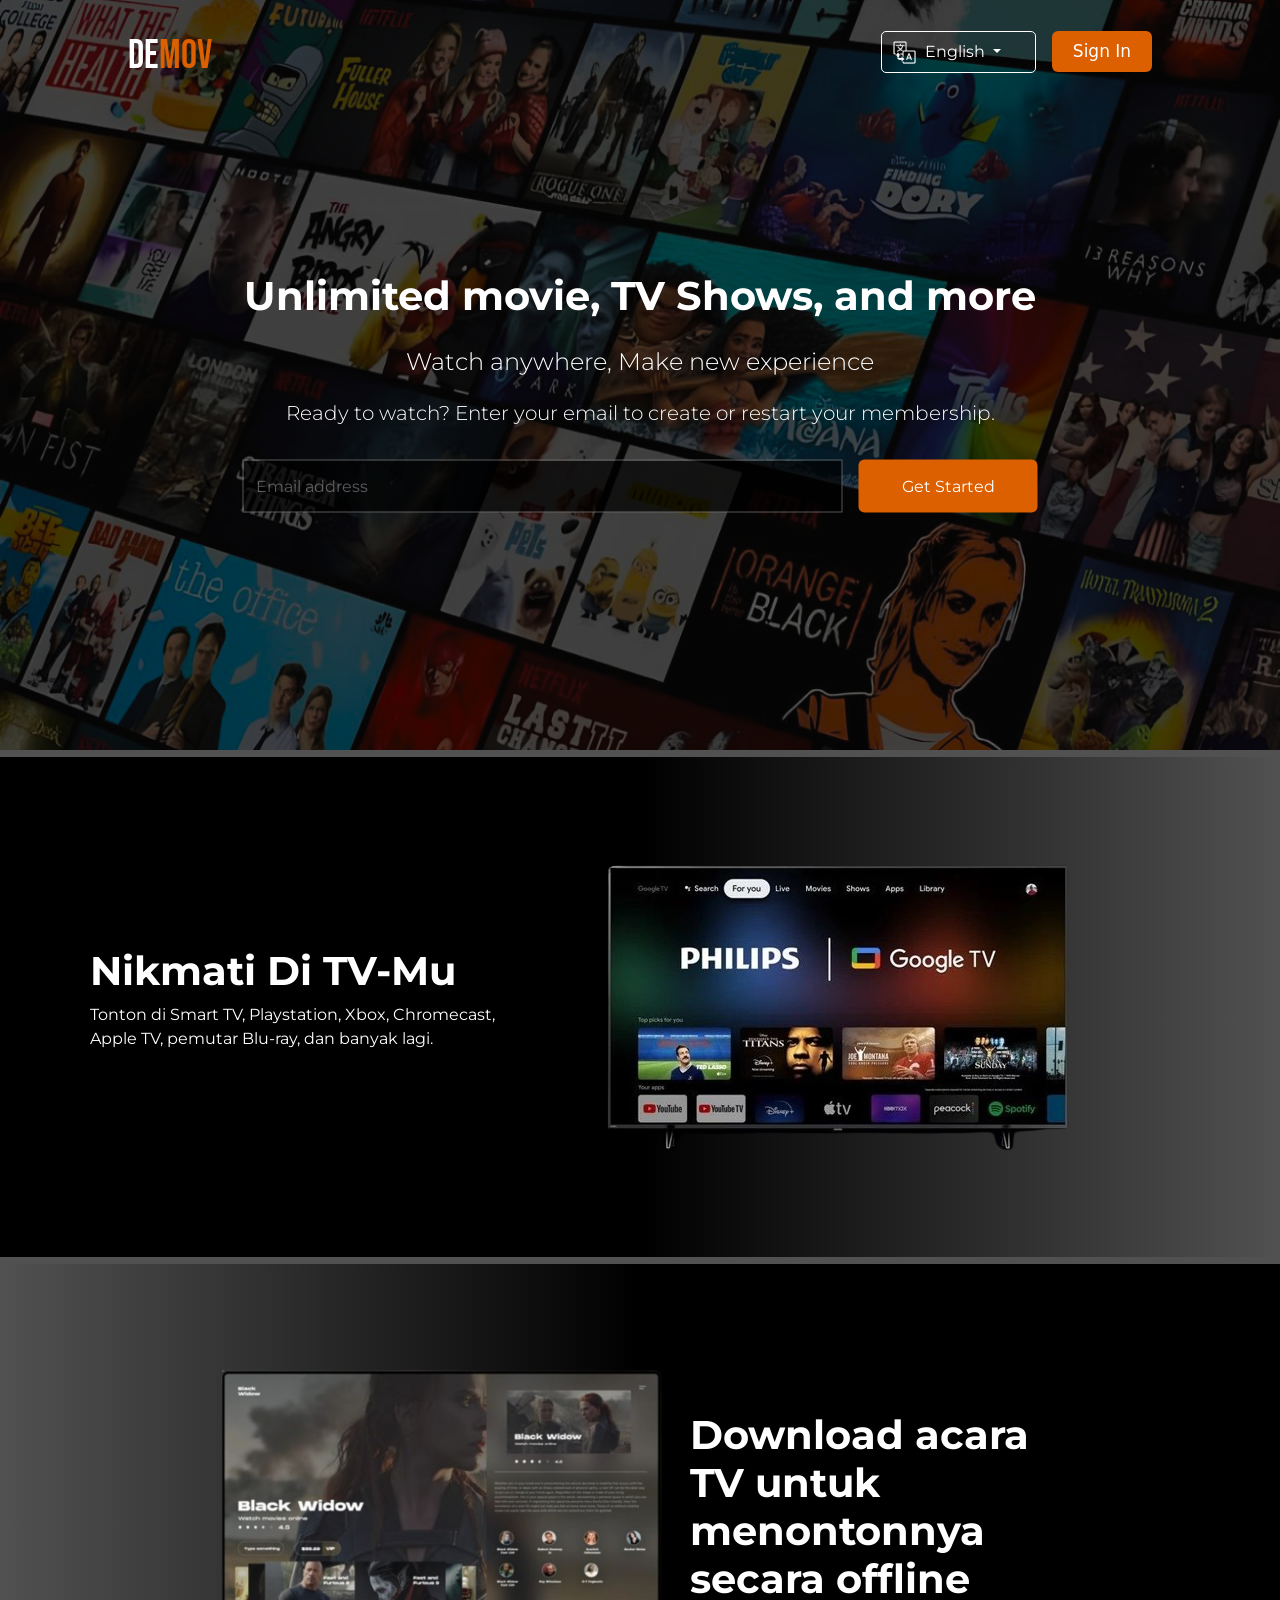
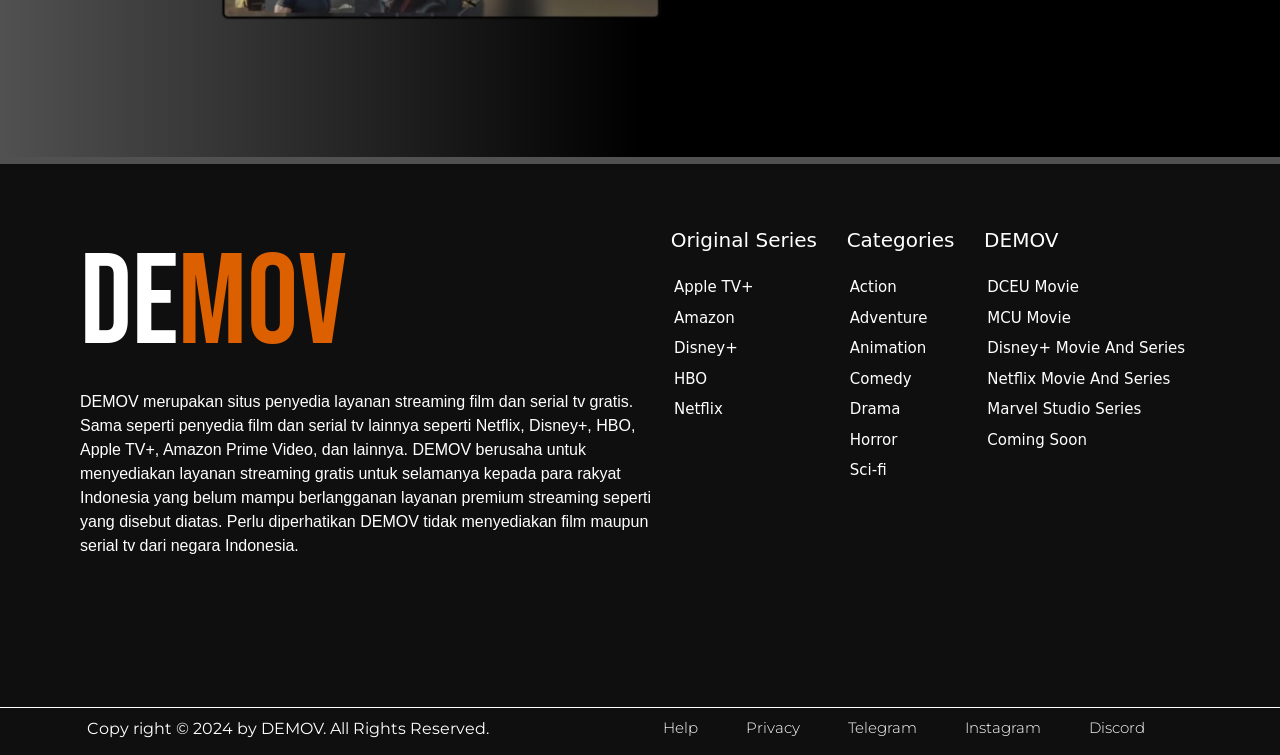
<file: Home-page/index.html>
<!DOCTYPE html>
<html lang="en">
<head>
    <meta charset="UTF-8">
    <meta name="viewport" content="width=device-width, initial-scale=1.0">
    <link rel="stylesheet" href="../Assets/css/bootstrap.min.css" />
    <link rel="stylesheet" href="../css/index.css">
    <link rel="stylesheet" href="https://cdnjs.cloudflare.com/ajax/libs/font-awesome/6.0.0-beta3/css/all.min.css">
    <link href="https://cdn.jsdelivr.net/npm/bootstrap@5.3.3/dist/css/bootstrap.min.css" rel="stylesheet" integrity="sha384-QWTKZyjpPEjISv5WaRU9OFeRpok6YctnYmDr5pNlyT2bRjXh0JMhjY6hW+ALEwIH" crossorigin="anonymous">
    <link rel="shortcut icon" href="../Image/Group 8.png" type="image/x-icon">
    <title>DEMOV</title>
</head>
<body>
    <nav class="wrapper">
            <div class="title">
                <h3 class="title-item">de<span>mov</span></h3>
            </div>
            <div class="lang">
                <ul class="navbar-nav">
                    <li class="nav-item dropdown">
                        <img class="icon" src="../Image/Google Translate (1).png" width="25px" height="25px" alt="">
                        <a class="nav-link dropdown-toggle" href="#" role="button" data-bs-toggle="dropdown" aria-expanded="false">
                        English
                        </a>
                        <ul class="dropdown-menu">
                            <li><a class="dropdown-item" href="#">English</a></li>
                            <li><a class="dropdown-item" href="#">Indonesia</a></li>
                        </ul>
                    </li>
                </ul>
                <div class="sign-in">
                    <button class="btn btn-outline-secondary">sign in</button>
                </div>
            </div>
    </nav>
    <div class="container-fluid " style="padding : 0;">
        <div class="Title">
            <h1>Unlimited movie, TV Shows, and more</h1>
        </div>
        <div class="img">
            <img class="gambar" src="../Image/Si te vas de Netflix, no olvides descargar Mi actividad y Mi lista 1.png" alt="" style="width:100%;">
        </div>
        <div class="figure-caption">
            <h4>Watch anywhere, Make new experience</h4>
            <h5>Ready to watch? Enter your email to create or restart your membership.</h5>
        </div>
    </div>
    
    <div class="mb-3">
        <input
            type="email"
            class="form-control"
            name=""
            id=""
            aria-describedby="emailHelpId"
            placeholder="Email address"
        />
        <div class="button">
            <button class="btn btn-outline-danger">get started</button>
        </div>
    </div>
    <div class="img-fluid">
        <div class="title">
            <h1 class="judul">Nikmati Di TV-Mu</h1>
            <div class="box">
                <p class="caption">Tonton di Smart TV, Playstation, Xbox, Chromecast, Apple TV, pemutar Blu-ray, dan banyak lagi.</p>
            </div>
        </div>
        <div class="foto">
            <img src="../Image/download-removebg-preview.png" alt="">
        </div>
    </div>
    <div class="pembungkus">
        <div class="img-fluid flex-row-reverse">
            <div class="title">
                <h1 class="judul">Download acara TV untuk menontonnya secara offline</h1>
            </div>
            <div class="gambar">
                <img src="../Image/image 1.png" alt="" width="498px" height="346">
            </div>
        </div>
    </div>
    <footer class="footer">
        <div class="footer-wrapper ">
            <h1 class="judul">de<span>mov</span></h1>
            <div class="desk">
                <p>
                    DEMOV merupakan situs penyedia layanan streaming film dan serial tv gratis. Sama seperti penyedia film dan serial tv lainnya seperti Netflix, Disney+, 
                    HBO, Apple TV+, Amazon Prime Video, dan lainnya. DEMOV berusaha untuk menyediakan layanan streaming gratis untuk selamanya kepada para rakyat Indonesia yang belum mampu berlangganan layanan premium streaming seperti yang disebut diatas.
                     Perlu diperhatikan DEMOV tidak menyediakan 
                    film maupun serial tv dari negara Indonesia.
                </p>
            </div>
        </div>

        <div class="container-link">
            <div class="Series">
                <h3>Original Series</h3>
                <ul class="footer-link">
                    <li><a class="link" href="">Apple TV+</a></li>
                    <li><a href="">Amazon</a></li>
                    <li><a href="">Disney+</a></li>
                    <li><a href="">HBO</a></li>
                    <li><a href="">Netflix</a></li>
                </ul>
            </div>
            <div class="Categories">
                <h3>Categories</h3>
                <ul class="footer-link">
                    <li><a href="">Action</a></li>
                    <li><a href="">Adventure</a></li>
                    <li><a href="">Animation</a></li>
                    <li><a href="">Comedy</a></li>
                    <li><a href="">Drama</a></li>
                    <li><a href="">Horror</a></li>
                    <li><a href="">Sci-fi</a></li>
                </ul>
            </div>
            <div class="DEMOV">
                <h3>DEMOV</h3>
                <ul class="footer-link">
                    <li><a href="">DCEU Movie</a></li>
                    <li><a href="">MCU Movie</a></li>
                    <li><a href="">Disney+ Movie And Series</a></li>
                    <li><a href="">Netflix Movie And Series</a></li>
                    <li><a href="">Marvel Studio Series</a></li>
                    <li><a href="">Coming Soon</a></li>
                </ul>
            </div>

        </div>
    </footer>
    <footer class="footer-bottom" style="padding: 0 ; margin: 0;">
        <div class="judul">
            <p class="title">
                Copy right &copy; 2024 by DEMOV. All Rights Reserved.
            </p>
        </div>
        <div class="social-link">
            <div class="social-item">
                <a href="#">help</a>
            </div>
            <div class="social-item">
                <a href="#">privacy</a>
            </div>
            <div class="social-item">
                <a href="#">telegram</a>
            </div>
            <div class="social-item">
                <a href="#">instagram</a>
            </div>
            <div class="social-item">
                <a href="#">discord</a>
            </div>
        </div>
    </footer>


    <script src="https://cdn.jsdelivr.net/npm/bootstrap@5.3.3/dist/js/bootstrap.bundle.min.js" integrity="sha384-YvpcrYf0tY3lHB60NNkmXc5s9fDVZLESaAA55NDzOxhy9GkcIdslK1eN7N6jIeHz" crossorigin="anonymous"></script>
</body>
</html>
</file>
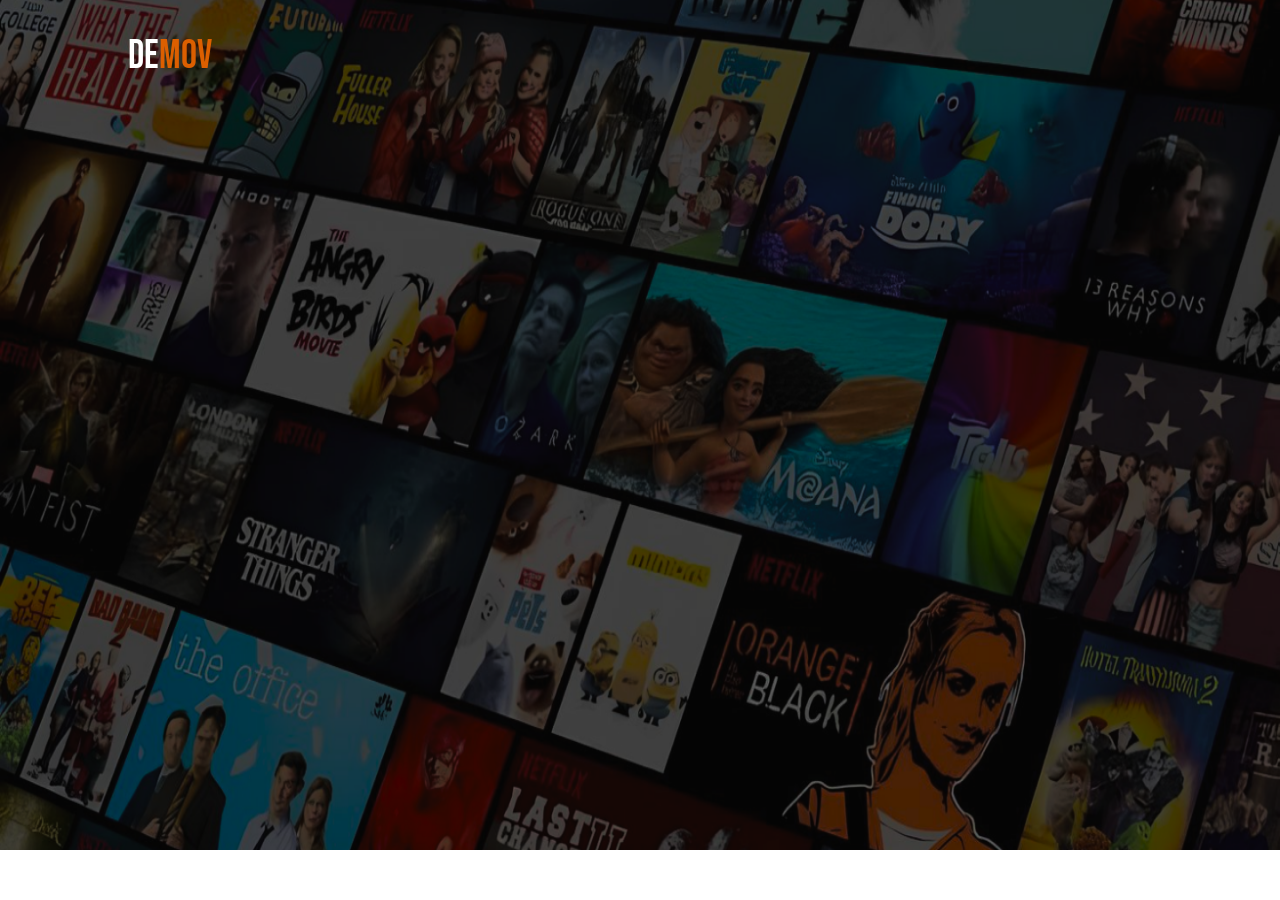
<file: Login-page/log-in.html>
<!DOCTYPE html>
<html lang="en">
<head>
    <meta charset="UTF-8">
    <meta name="viewport" content="width=device-width, initial-scale=1.0">
    <link rel="stylesheet" href="../Assets/css/bootstrap-reboot.min.css" />
    <link rel="stylesheet" href="log-in.css">
    <link rel="stylesheet" href="https://cdnjs.cloudflare.com/ajax/libs/font-awesome/6.0.0-beta3/css/all.min.css">
    <link href="https://cdn.jsdelivr.net/npm/bootstrap@5.3.3/dist/css/bootstrap.min.css" rel="stylesheet" integrity="sha384-QWTKZyjpPEjISv5WaRU9OFeRpok6YctnYmDr5pNlyT2bRjXh0JMhjY6hW+ALEwIH" crossorigin="anonymous">
    <link rel="shortcut icon" href="../Image/Group 8.png" type="image/x-icon">
    <title>DEMOV</title>
</head>
<body>
    <nav class="nav navbar-brand">
        <div class="title">
            <h3 class="title-item">de<span>mov</span></h3>
        </div>
</nav>
<div class="container-fluid " style="padding : 0;">
    <div class="img">
        <img class="gambar" src="../Image/Si te vas de Netflix, no olvides descargar Mi actividad y Mi lista 1.png" alt="" style="width:100%;">
    </div>
</div>
<div class="form bg-dark">

</div>




    <script src="https://cdn.jsdelivr.net/npm/bootstrap@5.3.3/dist/js/bootstrap.bundle.min.js" integrity="sha384-YvpcrYf0tY3lHB60NNkmXc5s9fDVZLESaAA55NDzOxhy9GkcIdslK1eN7N6jIeHz" crossorigin="anonymous"></script>
</body>
</html>
</file>
<file: css/index.css>
body{
    padding: 0;
    margin: 0;
}


.wrapper {
    margin-top: 1rem;
    justify-content: center;
    align-items: center;
    /* border: 1px solid cyan; */
    width: 100%;
    position: absolute;
    display: flex;
    justify-content: space-between;
    /* margin: auto; */
    padding-left: 8rem;
    padding-right: 8rem;
}
.title .title-item{
    font-family: "BebasNeue", sans-serif;
    /* position: absolute; */
    font-size: 40px;
    padding-top: 1rem;
}
/* color title */
.title-item{
    color: white;
}
.title-item span{
    color: #DC5F00;
}
.lang {
    /* margin-left: 80rem; */
    display: flex;
}
.lang .nav-item {
    color: white;
    border: 1px solid white;
    border-radius: 5px;
}
.sign-in .btn {
    height: 41px;
    width: 100px;
    border: none;
    font-size: 17px;
    text-transform: capitalize;
    font-weight: 500;
    color: white;
    background-color: #DC5F00;
}
.container-fluid .img .gambar{
    height: 750px;
    width: 100%;
}
.icon{
    margin-left: 10px;
}
.navbar-nav .navbar-item .icon{
    font-size: 20px;
}
.navbar-nav .nav-item .nav-link{
    margin-left: 0.5rem;
}
.navbar-nav {
    width: 155px;
    font-family: "MontserratN";
    /* font-size: 15px; */
    margin-right: 1rem;
}
.navbar-nav .nav-item {
    display: flex;
    align-items: center;
}
.navbar-nav .nav-item .dropdown-menu{
    border: 1px solid white;
    background-color: transparent;
}
.navbar-nav .nav-item .dropdown-menu .dropdown-item{
    color: white;
}
/* 
.container-fluid .Title h1{
    font-weight: 600;
    font-family: "MontserratN";
    color: rgb(255, 255, 255);
    margin: auto;
}
.container-fluid .Title{
    border: 1px solid cyan;
    justify-content: center;
    position: absolute;
    align-items: center;
    
}

.img{
    z-index: 0;
    width: 100%;
} */

.container-fluid {
    position: relative;
    width: 100%;
    margin: 0 auto; /* Center the container */
    z-index: -1;
}

.img {
    position: relative;
}

.gambar {
    width: 100%;
    height: auto;
    display: block;
}

.Title {
    font-family: "MontserratN", sans-serif;
    z-index: 1;
    position: absolute;
    top: 40%;
    left: 50%;
    transform: translate(-50%, -50%);
    color: white;
    font-size: 24px; 
    text-align: center;
    padding: 10px;
    width: 80%; 
}
.Title h1{
    font-weight: 700;
}
.figure-caption{
    font-family: "MontserratN",sans-serif;
    z-index: 2;
    position: absolute;
    top: 52%;
    left: 50%;
    transform: translate(-50%, -50%);
    font-size: 24px; 
    text-align: center;
    padding: 10px;
    width: 80%; 
}
.figure-caption h4{
    color: white;
    font-weight: 300;
    margin-bottom: 1em;
}
.figure-caption h5{
    color: white;
    font-weight: 300;
}
.mb-3{
    display: flex;
    font-family: "MontserratN",sans-serif;
    z-index: 2;
    position: absolute;
    top: 54%;
    left: 50%;
    transform: translate(-50%, -50%);
    font-size: 24px; 
    text-align: center;
    padding: 10px;
    border-radius: 5px; 



    /* border: 1px solid rgba(4, 255, 234, 0.473); */
}
.mb-3 .form-control {
    background-color: #000000;
    opacity: 70%;
    border-radius: 0%;
    border: 1px solid #787878;
    padding: 0.8rem;
    width: 600px;
    margin-right: 1rem;
}
.mb-3 .form-control::placeholder{
    color: #787878;
}
.mb-3 .form-control:focus{
    background-color: #000000;
    color: white;
}
.mb-3 .form-control:not(:focus){
    background-color: hsl(0, 0%, 0%);
    color: white;
}
.mb-3{
    /* border: 1px solid white; */
    justify-content: space-between;
}
.mb-3 .button .btn {
    border: none;
    width: 179px;
    height: 53px;
    background-color: #DC5F00;
    color: white;
    text-transform: capitalize;
}
.img-fluid {
    position: relative;
    border-top: 7px solid #515151;
    display: flex;
    height: 632px;
    background-image: linear-gradient(to right, #000 50%, #515151);
}
.img-fluid .title {
    color: white;
    margin: auto;
    font-family: "MontserratN", sans-serif;
}
.title .judul {
    font-weight: 700;
}
.title .box .caption {
    font-weight: 400;
}
.title .box {
    width: 25.5rem;
}
.img-fluid .foto {
    margin-right: 15%;
}
.pembungkus .img-fluid {
    position: relative;
    border-top: 7px solid #515151;
    display: flex;
    height: 632px;
    background-image: linear-gradient(to left, #000 50%, #515151);
}
.pembungkus .title{
    /* width: 456px; */
    margin-right: 15%;
}
.pembungkus .img-fluid {
    height: 500px;
}
.pembungkus .gambar {
    margin-top: 4.5%;
    margin-left: 15%;
}
.footer {

    justify-content: space-around;
    display: flex;
    border-top: 7px solid #515151;
    height: 550px;
    background-color: #0F0F0F;
}
.footer .footer-wrapper{
    margin-left: 5rem;
    justify-content: center;
    justify-items: center;
    align-items: center;
    margin-top: 5%;
}
.footer-wrapper .judul {
    font-family: "BebasNeue", sans-serif;
    text-transform: uppercase;
    color: rgb(255, 255, 255);
    font-size: 128px;
}
.footer-wrapper .judul span {
    color: #DC5F00;
}
.footer .desk {
    font-family: "Poppins", sans-serif;
    color: white;
    width: 36rem;
}
.footer .desk p{
    font-weight: 500;
    font-family: "Poppins", sans-serif;
}
.container-link{
    margin-top: 5%;
    width: 50rem;
    font-size: 15px;
    color: white;
    justify-content: space-around;
}
.footer .container-link h3{
    font-size: 20px;
}
.footer .container-link {
    display: flex;
    margin-right: 5rem;
}
.footer .container-link .footer-link {
    margin-top: 1.5rem;
    margin-left: -1.8rem;
}
.footer .container-link .footer-link li a{
    text-decoration: none;
    color: white;
}
.footer .container-link .footer-link li {
    margin-bottom: 0.5rem;
}
.footer .container-link .Series .footer-link {
    list-style: none;
}
.footer .container-link .Categories .footer-link {
    list-style: none;
}
.footer .container-link .DEMOV .footer-link {
    list-style: none;
}

.footer-bottom {
    padding-left: 5rem;
    justify-content: space-around;
    display: flex;
    border-top: 1px solid #ffffff;
    height: 3rem;
    font-family: "MontserratN", sans-serif;
    color: white;
    background-color: #0F0F0F;
}
.footer-bottom .judul{
    margin-top: 0.55rem;
}
.footer-bottom .social-link {
    margin-top: 0.55rem;
    font-family: "MontserratN", sans-serif;
    font-weight: 300;
    font-size: 15px;
    display: flex;
    text-transform: capitalize;
}
.footer-bottom .social-link .social-item {
    margin-right: 3rem;
}
.footer-bottom .social-link .social-item a {
    text-decoration: none;
    color: white;
}

@import url('https://fonts.googleapis.com/css2?family=Poppins:ital,wght@0,100;0,200;0,300;0,400;0,500;0,600;0,700;0,800;0,900;1,100;1,200;1,300;1,400;1,500;1,600;1,700;1,800;1,900&display=swap');

@font-face {
    font-family: "BebasNeue";
    src: url(../Font/BebasNeue-Regular.ttf);
}
@font-face {
    font-family: "Montserrat";
    src: url(../Font/Montserrat-Italic-VariableFont_wght.ttf);
}
@font-face {
    font-family: "MontserratN";
    src: url(../Font/Montserrat-VariableFont_wght.ttf);
}
@font-face {
    font-family: "Questrial";
    src: url(../Font/Questrial-Regular.ttf);
}
.poppins-thin {
    font-family: "Poppins", sans-serif;
    font-weight: 100;
    font-style: normal;
  }
  
  .poppins-extralight {
    font-family: "Poppins", sans-serif;
    font-weight: 200;
    font-style: normal;
  }
  
  .poppins-light {
    font-family: "Poppins", sans-serif;
    font-weight: 300;
    font-style: normal;
  }
  
  .poppins-regular {
    font-family: "Poppins", sans-serif;
    font-weight: 400;
    font-style: normal;
  }
  
  .poppins-medium {
    font-family: "Poppins", sans-serif;
    font-weight: 500;
    font-style: normal;
  }
  
  .poppins-semibold {
    font-family: "Poppins", sans-serif;
    font-weight: 600;
    font-style: normal;
  }
  
  .poppins-bold {
    font-family: "Poppins", sans-serif;
    font-weight: 700;
    font-style: normal;
  }
  
  .poppins-extrabold {
    font-family: "Poppins", sans-serif;
    font-weight: 800;
    font-style: normal;
  }
  
  .poppins-black {
    font-family: "Poppins", sans-serif;
    font-weight: 900;
    font-style: normal;
  }
  
  .poppins-thin-italic {
    font-family: "Poppins", sans-serif;
    font-weight: 100;
    font-style: italic;
  }
  
  .poppins-extralight-italic {
    font-family: "Poppins", sans-serif;
    font-weight: 200;
    font-style: italic;
  }
  
  .poppins-light-italic {
    font-family: "Poppins", sans-serif;
    font-weight: 300;
    font-style: italic;
  }
  
  .poppins-regular-italic {
    font-family: "Poppins", sans-serif;
    font-weight: 400;
    font-style: italic;
  }
  
  .poppins-medium-italic {
    font-family: "Poppins", sans-serif;
    font-weight: 500;
    font-style: italic;
  }
  
  .poppins-semibold-italic {
    font-family: "Poppins", sans-serif;
    font-weight: 600;
    font-style: italic;
  }
  
  .poppins-bold-italic {
    font-family: "Poppins", sans-serif;
    font-weight: 700;
    font-style: italic;
  }
  
  .poppins-extrabold-italic {
    font-family: "Poppins", sans-serif;
    font-weight: 800;
    font-style: italic;
  }
  
  .poppins-black-italic {
    font-family: "Poppins", sans-serif;
    font-weight: 900;
    font-style: italic;
  }
</file>
<file: Login-page/log-in.css>
body {
    padding: 0;
    margin: 0;
    background-color: grey;
}

.nav {
    margin-left: 8rem;
    margin-top: 1rem;
    position: absolute;
    justify-content: start;
}
.title .title-item{
    font-family: "BebasNeue", sans-serif;
    /* position: absolute; */
    font-size: 40px;
    padding-top: 1rem;
}
/* color title */
.title-item{
    color: white;
}
.title-item span{
    color: #DC5F00;
}
.container-fluid .img .gambar{
    height: 850px;
    width: 100%;
}
.container-fluid {
    position: relative;
    width: 100%;
    margin: 0 auto; /* Center the container */
    z-index: -1;
}

.img {
    position: relative;
}

.gambar {
    width: 100%;
    height: auto;
    display: block;
}









@import url('https://fonts.googleapis.com/css2?family=Poppins:ital,wght@0,100;0,200;0,300;0,400;0,500;0,600;0,700;0,800;0,900;1,100;1,200;1,300;1,400;1,500;1,600;1,700;1,800;1,900&display=swap');

@font-face {
    font-family: "BebasNeue";
    src: url(../Font/BebasNeue-Regular.ttf);
}
@font-face {
    font-family: "Montserrat";
    src: url(../Font/Montserrat-Italic-VariableFont_wght.ttf);
}
@font-face {
    font-family: "MontserratN";
    src: url(../Font/Montserrat-VariableFont_wght.ttf);
}
@font-face {
    font-family: "Questrial";
    src: url(../Font/Questrial-Regular.ttf);
}
.poppins-thin {
    font-family: "Poppins", sans-serif;
    font-weight: 100;
    font-style: normal;
  }
  
  .poppins-extralight {
    font-family: "Poppins", sans-serif;
    font-weight: 200;
    font-style: normal;
  }
  
  .poppins-light {
    font-family: "Poppins", sans-serif;
    font-weight: 300;
    font-style: normal;
  }
  
  .poppins-regular {
    font-family: "Poppins", sans-serif;
    font-weight: 400;
    font-style: normal;
  }
  
  .poppins-medium {
    font-family: "Poppins", sans-serif;
    font-weight: 500;
    font-style: normal;
  }
  
  .poppins-semibold {
    font-family: "Poppins", sans-serif;
    font-weight: 600;
    font-style: normal;
  }
  
  .poppins-bold {
    font-family: "Poppins", sans-serif;
    font-weight: 700;
    font-style: normal;
  }
  
  .poppins-extrabold {
    font-family: "Poppins", sans-serif;
    font-weight: 800;
    font-style: normal;
  }
  
  .poppins-black {
    font-family: "Poppins", sans-serif;
    font-weight: 900;
    font-style: normal;
  }
  
  .poppins-thin-italic {
    font-family: "Poppins", sans-serif;
    font-weight: 100;
    font-style: italic;
  }
  
  .poppins-extralight-italic {
    font-family: "Poppins", sans-serif;
    font-weight: 200;
    font-style: italic;
  }
  
  .poppins-light-italic {
    font-family: "Poppins", sans-serif;
    font-weight: 300;
    font-style: italic;
  }
  
  .poppins-regular-italic {
    font-family: "Poppins", sans-serif;
    font-weight: 400;
    font-style: italic;
  }
  
  .poppins-medium-italic {
    font-family: "Poppins", sans-serif;
    font-weight: 500;
    font-style: italic;
  }
  
  .poppins-semibold-italic {
    font-family: "Poppins", sans-serif;
    font-weight: 600;
    font-style: italic;
  }
  
  .poppins-bold-italic {
    font-family: "Poppins", sans-serif;
    font-weight: 700;
    font-style: italic;
  }
  
  .poppins-extrabold-italic {
    font-family: "Poppins", sans-serif;
    font-weight: 800;
    font-style: italic;
  }
  
  .poppins-black-italic {
    font-family: "Poppins", sans-serif;
    font-weight: 900;
    font-style: italic;
  }
</file>
